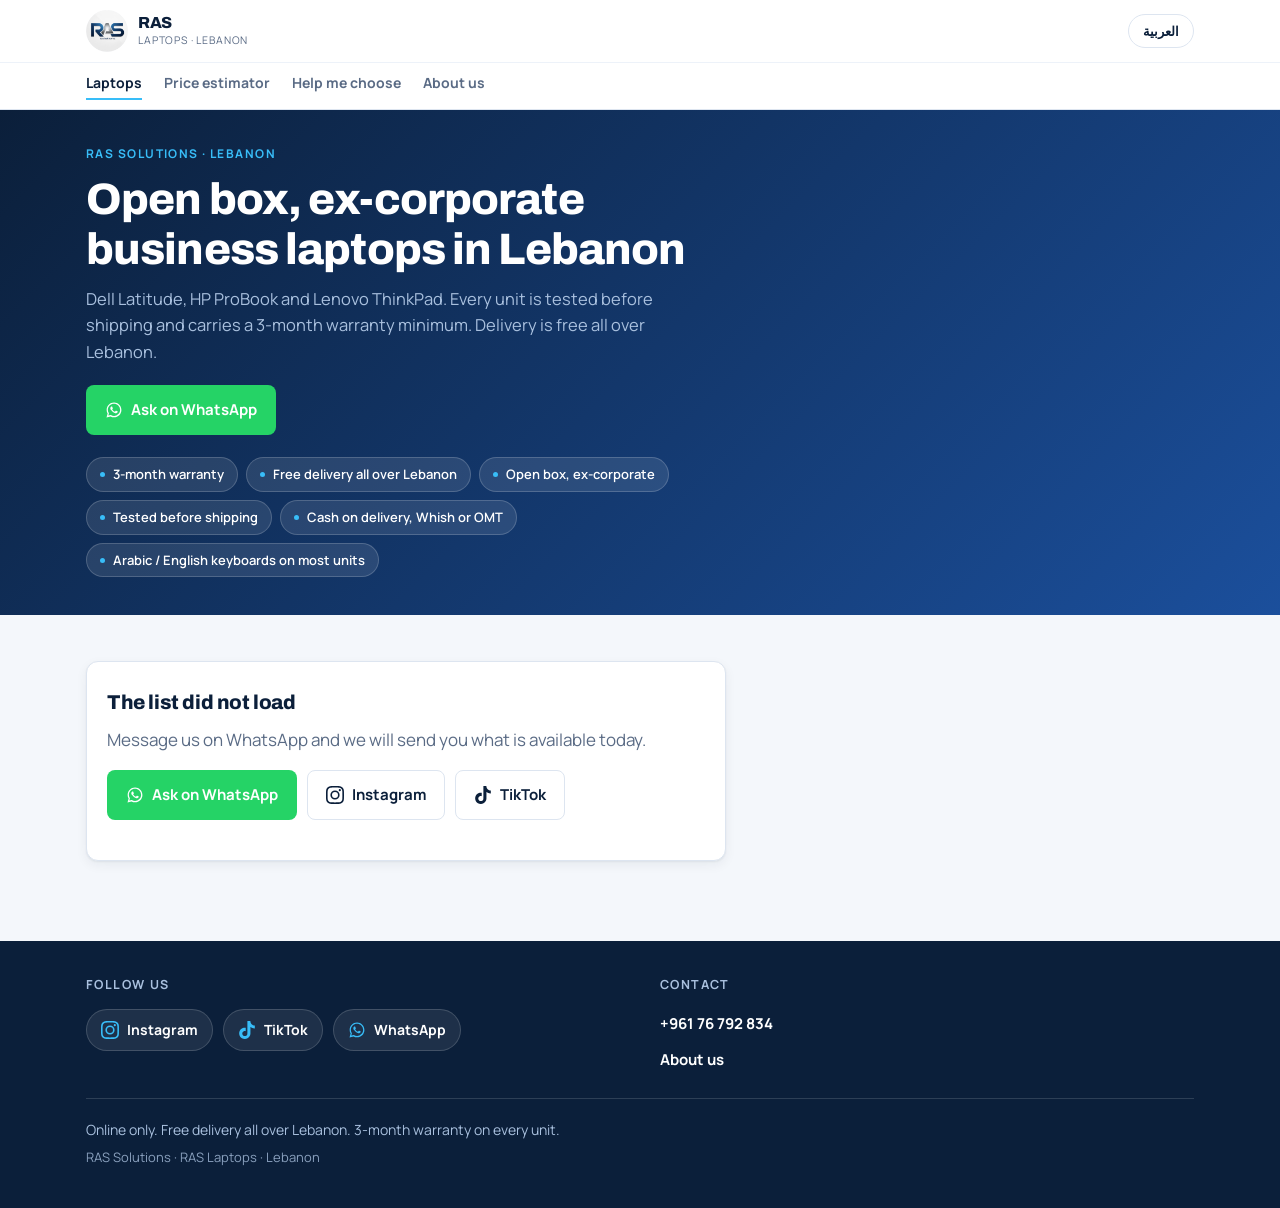
<file: index.html>
<!DOCTYPE html>
<html lang="en" dir="ltr">
<head>
<meta charset="utf-8">
<meta name="viewport" content="width=device-width, initial-scale=1">

<title>RAS Solutions — open box, ex-corporate business laptops in Lebanon</title>
<meta name="description" content="Open box, ex-corporate Dell Latitude, HP ProBook and Lenovo ThinkPad laptops in Lebanon. 3-month warranty, free delivery all over Lebanon, cash on delivery or Whish / OMT. You inspect the laptop with the driver before you pay.">

<link rel="canonical" href="https://raslaptops.com/">
<meta name="theme-color" content="#0B1F3A">
<link rel="icon" href="images/favicon.png" type="image/png">
<link rel="apple-touch-icon" href="images/logo.png">

<!-- Open Graph / Twitter: links to this shop get pasted into WhatsApp all day. -->
<meta property="og:type" content="website">
<meta property="og:site_name" content="RAS Solutions">
<meta property="og:locale" content="en_US">
<meta property="og:locale:alternate" content="ar_LB">
<meta property="og:url" content="https://raslaptops.com/">
<meta property="og:title" content="RAS Solutions — open box, ex-corporate business laptops in Lebanon">
<meta property="og:description" content="Dell Latitude, HP ProBook and Lenovo ThinkPad. 3-month warranty, free delivery all over Lebanon, cash on delivery or Whish / OMT.">
<meta property="og:image" content="https://raslaptops.com/images/og-cover.png">
<meta property="og:image:width" content="1200">
<meta property="og:image:height" content="630">
<meta property="og:image:alt" content="RAS Solutions — open box, ex-corporate business laptops in Lebanon">
<meta name="twitter:card" content="summary_large_image">
<meta name="twitter:title" content="RAS Solutions — open box, ex-corporate business laptops in Lebanon">
<meta name="twitter:description" content="Dell Latitude, HP ProBook and Lenovo ThinkPad. 3-month warranty, free delivery all over Lebanon, cash on delivery or Whish / OMT.">
<meta name="twitter:image" content="https://raslaptops.com/images/og-cover.png">

<link rel="preconnect" href="https://fonts.googleapis.com">
<link rel="preconnect" href="https://fonts.gstatic.com" crossorigin>
<link rel="stylesheet" href="https://fonts.googleapis.com/css2?family=Archivo:wght@700;800&family=Manrope:wght@400;500;600;700;800&family=Noto+Sans+Arabic:wght@400;500;700;800&display=swap">

<link rel="stylesheet" href="style.css">
</head>
<body>

<a class="skip" href="#catalog">Skip to the laptops</a>

<header class="site-header">
  <div class="wrap header-row">

    <a class="brand" href="index.html" data-brand>
      <span class="brand-mark" aria-hidden="true">RAS</span>
      <span class="brand-text">
        <strong>RAS Solutions</strong>
        <small>Laptops · Lebanon</small>
      </span>
    </a>

    <div class="header-actions">
      <button type="button" class="lang-btn" data-lang-toggle
              data-i18n="toggleLabel" data-i18n-aria="toggleAria"
              aria-label="Switch the site to Arabic">العربية</button>
    </div>
  </div>

  <nav class="site-nav" aria-label="Main">
    <div class="wrap nav-row">
      <a href="index.html" class="is-current" data-i18n="navProducts">Laptops</a>
      <a href="estimate.html" data-i18n="navEstimate">Price estimator</a>
      <a href="choose.html" data-i18n="navChoose">Help me choose</a>
      <a href="about.html" data-i18n="navAbout">About us</a>
    </div>
  </nav>
</header>

<section class="hero">
  <div class="wrap">
   <div class="hero-inner">
    <p class="hero-eyebrow" data-i18n="heroEyebrow">RAS Solutions · Lebanon</p>
    <h1 data-i18n="heroTitle">Open box, ex-corporate business laptops in Lebanon</h1>
    <p class="hero-text" data-i18n="heroText">Dell Latitude, HP ProBook and Lenovo ThinkPad. Every unit is tested before shipping and carries a 3-month warranty. Delivery is free all over Lebanon, and you inspect the laptop with the driver before you pay.</p>

    <p class="hero-actions">
      <a class="btn btn-wa" data-wa-general target="_blank" rel="noopener"
         href="https://wa.me/96176792834?text=Hi%2C%20I%27d%20like%20to%20see%20the%20laptops%20you%20have%20available">
        <svg class="icon" viewBox="0 0 24 24" aria-hidden="true" focusable="false"><path fill="currentColor" d="M12.04 2C6.6 2 2.2 6.4 2.2 11.84c0 1.74.46 3.44 1.32 4.94L2 22l5.34-1.4a9.8 9.8 0 0 0 4.7 1.2h.01c5.43 0 9.84-4.4 9.84-9.84S17.47 2 12.04 2Zm0 17.96h-.01a8.2 8.2 0 0 1-4.16-1.14l-.3-.18-3.17.83.85-3.09-.2-.32a8.13 8.13 0 0 1-1.25-4.34c0-4.5 3.67-8.16 8.18-8.16 2.18 0 4.23.85 5.78 2.4a8.1 8.1 0 0 1 2.39 5.77c0 4.5-3.67 8.23-8.11 8.23Zm4.49-6.16c-.25-.13-1.45-.72-1.68-.8-.22-.08-.39-.12-.55.13-.16.24-.63.79-.77.95-.14.16-.28.19-.53.06-.24-.12-1.03-.38-1.97-1.21-.73-.65-1.22-1.45-1.36-1.7-.14-.24-.02-.37.11-.5.11-.11.25-.28.37-.43.12-.14.16-.24.25-.4.08-.17.04-.31-.02-.44-.06-.12-.55-1.33-.76-1.81-.2-.48-.4-.42-.55-.42l-.47-.01c-.16 0-.43.06-.65.31-.22.24-.85.83-.85 2.03s.87 2.35.99 2.51c.12.16 1.71 2.6 4.14 3.65.58.25 1.03.4 1.38.51.58.19 1.11.16 1.53.1.47-.07 1.45-.59 1.65-1.17.2-.57.2-1.06.14-1.16-.06-.1-.22-.16-.47-.29Z"/></svg>
        <span data-i18n="heroCta">Ask on WhatsApp</span>
      </a>
    </p>

    <ul class="trust" data-trust-list>
      <li>3-month warranty</li>
      <li>Free delivery all over Lebanon</li>
      <li>Open box, ex-corporate</li>
      <li>Tested before shipping</li>
      <li>Cash on delivery, Whish or OMT</li>
      <li>You inspect it with the driver before you pay</li>
      <li>Arabic / English keyboards on most units</li>
    </ul>
   </div>
  </div>
</section>

<main>
  <div class="wrap">

    <!-- deals: the Instagram carousels, from the deals tab of the sheet -->
    <section class="deals-section" id="deals" hidden>
      <h2 class="deals-heading" data-i18n="dealsHeading">This week</h2>
      <div class="deals" id="deals-list"></div>
    </section>

    <!-- category chips, written from whichever categories are in the sheet -->
    <nav class="filters" id="filters" data-i18n-aria="filterAria"
         aria-label="Filter by category" hidden></nav>

    <!-- the products themselves are written here from the Google Sheet -->
    <div id="catalog" aria-live="polite">
      <noscript>
        <section class="notice">
          <h2>The live list needs JavaScript</h2>
          <p>Message us on WhatsApp and we will send you what is available today.</p>
          <p class="notice-actions">
            <a class="btn btn-wa" href="https://wa.me/96176792834" target="_blank" rel="noopener">WhatsApp +961 76 792 834</a>
            <a class="btn btn-ghost" href="https://www.instagram.com/lb_ras/" target="_blank" rel="noopener">Instagram @lb_ras</a>
          </p>
        </section>
      </noscript>
    </div>

  </div>
</main>

<footer class="site-footer">
  <div class="wrap">
    <div class="footer-cols">

      <div>
        <h2 data-i18n="followHeading">Follow us</h2>
        <div class="social-row" data-social></div>
      </div>

      <div>
        <h2 data-i18n="contactHeading">Contact</h2>
        <ul class="footer-links">
          <li><a data-wa-general target="_blank" rel="noopener"
                 href="https://wa.me/96176792834?text=Hi%2C%20I%27d%20like%20to%20see%20the%20laptops%20you%20have%20available"><span data-phone>+961 76 792 834</span></a></li>
          <li><a href="about.html" data-i18n="navAbout">About us</a></li>
        </ul>
      </div>

    </div>

    <p class="footer-note" data-i18n="footerNote">Online only. Free delivery all over Lebanon. 3-month warranty on every unit.</p>
    <p class="footer-legal">RAS Solutions · RAS Laptops · Lebanon</p>
  </div>
</footer>

<!-- sticky call to action, phones only -->
<div class="sticky-cta">
  <a class="btn btn-wa" data-wa-general target="_blank" rel="noopener"
     href="https://wa.me/96176792834?text=Hi%2C%20I%27d%20like%20to%20see%20the%20laptops%20you%20have%20available">
    <svg class="icon" viewBox="0 0 24 24" aria-hidden="true" focusable="false"><path fill="currentColor" d="M12.04 2C6.6 2 2.2 6.4 2.2 11.84c0 1.74.46 3.44 1.32 4.94L2 22l5.34-1.4a9.8 9.8 0 0 0 4.7 1.2h.01c5.43 0 9.84-4.4 9.84-9.84S17.47 2 12.04 2Zm0 17.96h-.01a8.2 8.2 0 0 1-4.16-1.14l-.3-.18-3.17.83.85-3.09-.2-.32a8.13 8.13 0 0 1-1.25-4.34c0-4.5 3.67-8.16 8.18-8.16 2.18 0 4.23.85 5.78 2.4a8.1 8.1 0 0 1 2.39 5.77c0 4.5-3.67 8.23-8.11 8.23Zm4.49-6.16c-.25-.13-1.45-.72-1.68-.8-.22-.08-.39-.12-.55.13-.16.24-.63.79-.77.95-.14.16-.28.19-.53.06-.24-.12-1.03-.38-1.97-1.21-.73-.65-1.22-1.45-1.36-1.7-.14-.24-.02-.37.11-.5.11-.11.25-.28.37-.43.12-.14.16-.24.25-.4.08-.17.04-.31-.02-.44-.06-.12-.55-1.33-.76-1.81-.2-.48-.4-.42-.55-.42l-.47-.01c-.16 0-.43.06-.65.31-.22.24-.85.83-.85 2.03s.87 2.35.99 2.51c.12.16 1.71 2.6 4.14 3.65.58.25 1.03.4 1.38.51.58.19 1.11.16 1.53.1.47-.07 1.45-.59 1.65-1.17.2-.57.2-1.06.14-1.16-.06-.1-.22-.16-.47-.29Z"/></svg>
    <span data-i18n="askOnWhatsapp">Ask on WhatsApp</span>
  </a>
</div>

<script src="app.js" defer></script>
</body>
</html>
</file>
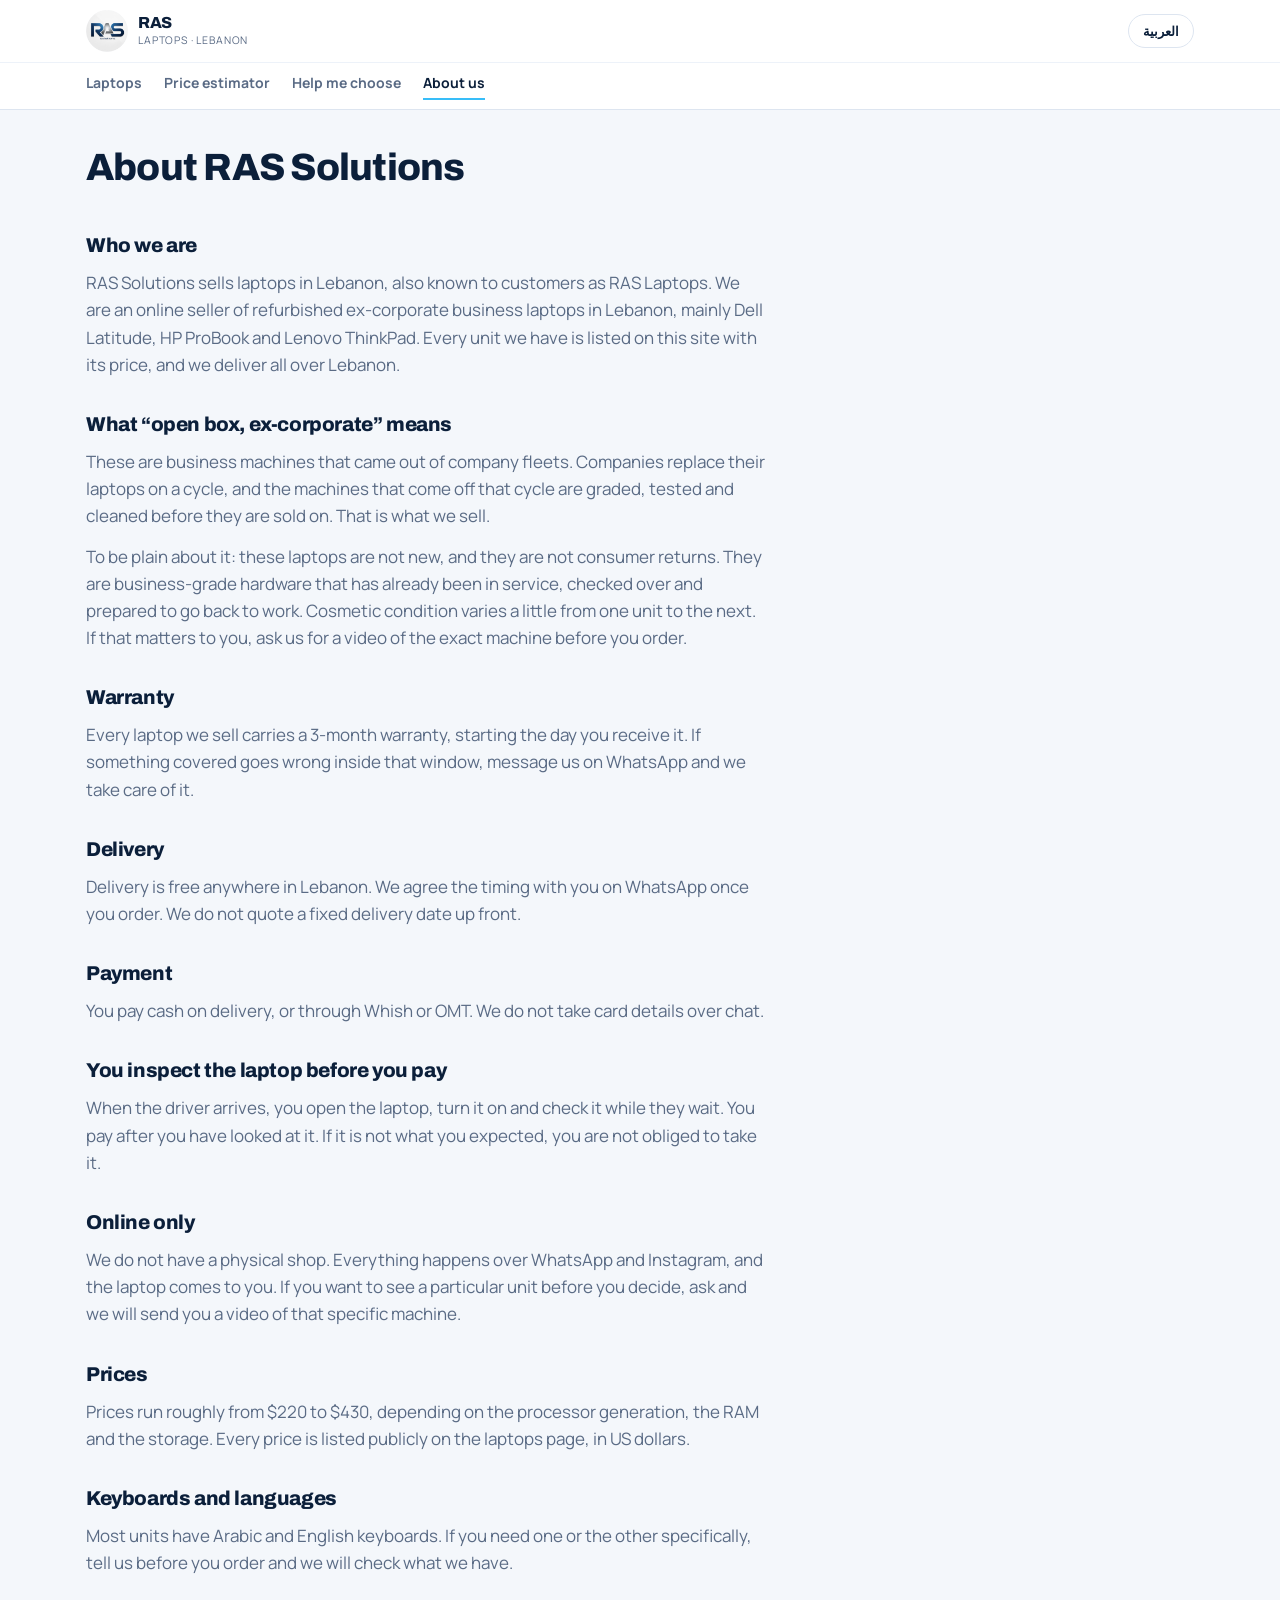
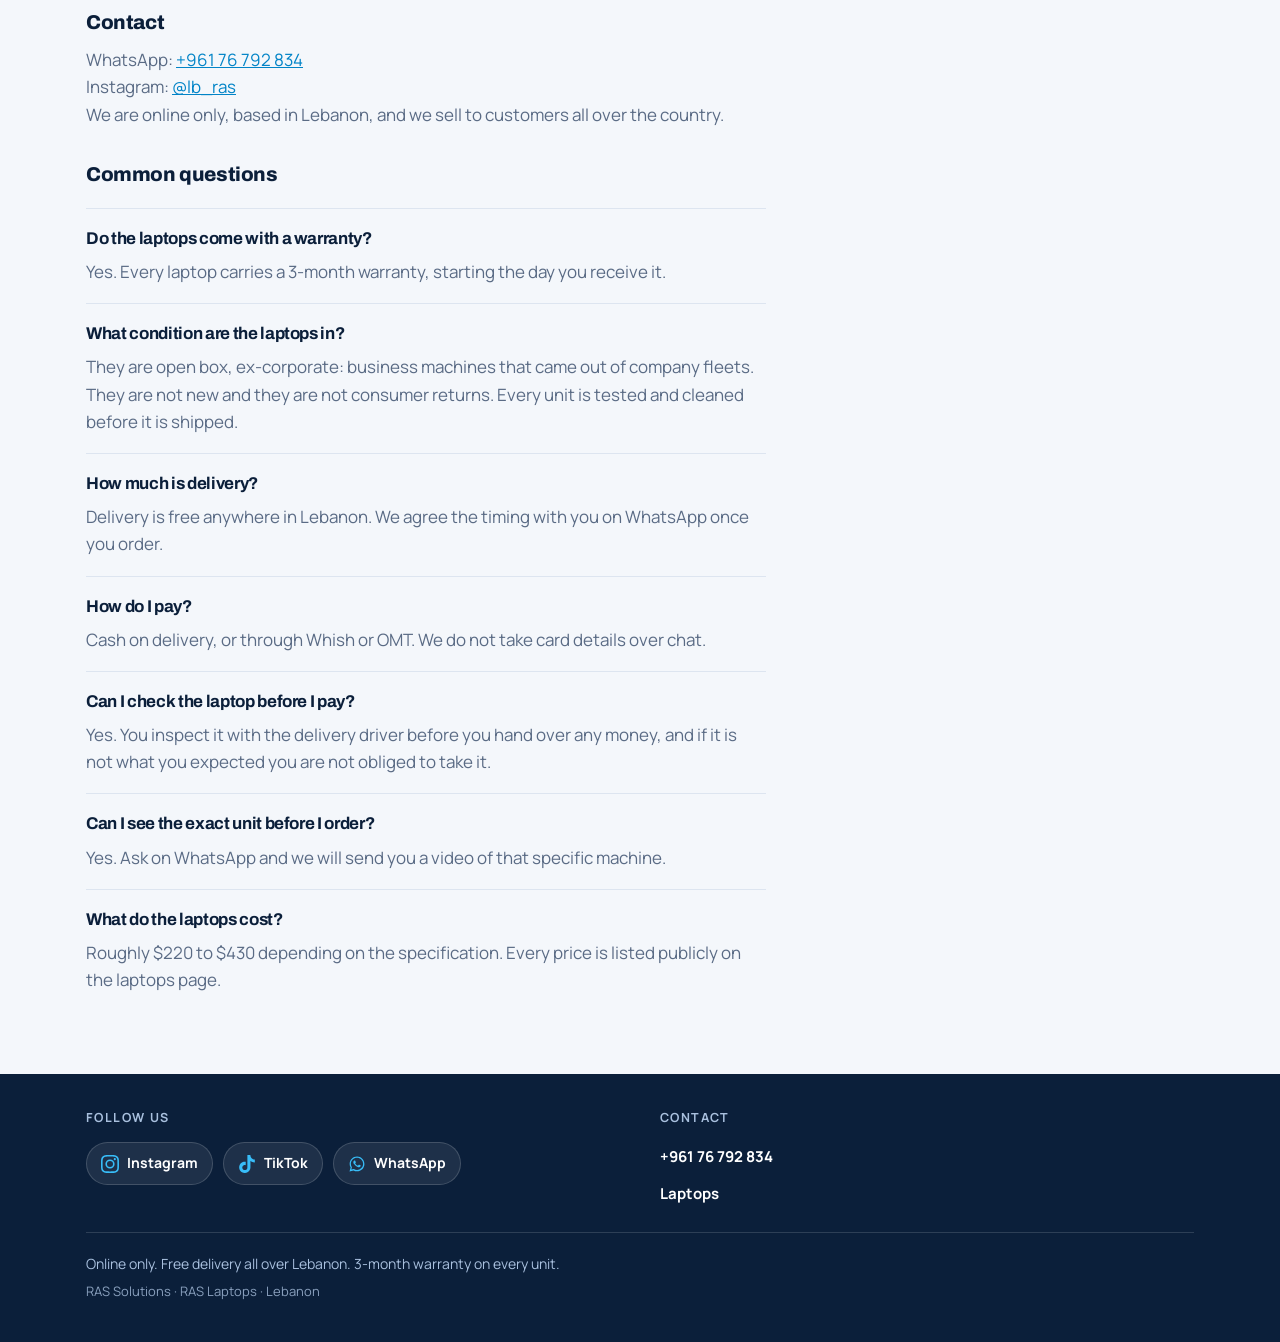
<file: about.html>
<!DOCTYPE html>
<html lang="en" dir="ltr">
<head>
<meta charset="utf-8">
<meta name="viewport" content="width=device-width, initial-scale=1">

<title>About RAS Solutions — who we are, warranty, delivery and payment</title>
<meta name="description" content="RAS Solutions is an online seller of open box, ex-corporate business laptops in Lebanon — Dell Latitude, HP ProBook, Lenovo ThinkPad. 3-month warranty, free delivery all over Lebanon, cash on delivery or Whish / OMT, and you inspect the laptop with the driver before you pay.">

<link rel="canonical" href="https://raslaptops.com/about">
<meta name="theme-color" content="#0B1F3A">
<link rel="icon" href="images/favicon.png" type="image/png">
<link rel="apple-touch-icon" href="images/logo.png">

<meta property="og:type" content="article">
<meta property="og:site_name" content="RAS Solutions">
<meta property="og:locale" content="en_US">
<meta property="og:locale:alternate" content="ar_LB">
<meta property="og:url" content="https://raslaptops.com/about">
<meta property="og:title" content="About RAS Solutions — who we are, warranty, delivery and payment">
<meta property="og:description" content="Online seller of open box, ex-corporate business laptops in Lebanon. 3-month warranty, free delivery, cash on delivery or Whish / OMT, and you inspect the laptop before you pay.">
<meta property="og:image" content="https://raslaptops.com/images/og-cover.png">
<meta property="og:image:width" content="1200">
<meta property="og:image:height" content="630">
<meta name="twitter:card" content="summary_large_image">
<meta name="twitter:title" content="About RAS Solutions — who we are, warranty, delivery and payment">
<meta name="twitter:description" content="Online seller of open box, ex-corporate business laptops in Lebanon. 3-month warranty, free delivery, cash on delivery or Whish / OMT.">
<meta name="twitter:image" content="https://raslaptops.com/images/og-cover.png">

<link rel="preconnect" href="https://fonts.googleapis.com">
<link rel="preconnect" href="https://fonts.gstatic.com" crossorigin>
<link rel="stylesheet" href="https://fonts.googleapis.com/css2?family=Archivo:wght@700;800&family=Manrope:wght@400;500;600;700;800&family=Noto+Sans+Arabic:wght@400;500;700;800&display=swap">

<link rel="stylesheet" href="style.css">
</head>
<body>

<a class="skip" href="#main">Skip to the text</a>

<header class="site-header">
  <div class="wrap header-row">

    <a class="brand" href="index.html" data-brand>
      <span class="brand-mark" aria-hidden="true">RAS</span>
      <span class="brand-text">
        <strong>RAS Solutions</strong>
        <small>Laptops · Lebanon</small>
      </span>
    </a>

    <div class="header-actions">
      <button type="button" class="lang-btn" data-lang-toggle
              data-i18n="toggleLabel" data-i18n-aria="toggleAria"
              aria-label="Switch the site to Arabic">العربية</button>

    </div>
  </div>

  <nav class="site-nav" aria-label="Main">
    <div class="wrap nav-row">
      <a href="index.html" data-i18n="navProducts">Laptops</a>
      <a href="estimate.html" data-i18n="navEstimate">Price estimator</a>
      <a href="choose.html" data-i18n="navChoose">Help me choose</a>
      <a href="about.html" class="is-current" data-i18n="navAbout">About us</a>
    </div>
  </nav>
</header>

<main class="wrap" id="main">

  <h1 class="page-title" data-i18n="aboutTitle">About RAS Solutions</h1>

  <!-- ===================== ENGLISH ===================== -->
  <article class="prose" data-lang-block="en" lang="en" dir="ltr">

    <h2>Who we are</h2>
    <p>RAS Solutions sells laptops in Lebanon, also known to customers as RAS Laptops. We are an online seller of refurbished ex-corporate business laptops in Lebanon, mainly Dell Latitude, HP ProBook and Lenovo ThinkPad. Every unit we have is listed on this site with its price, and we deliver all over Lebanon.</p>

    <h2>What &ldquo;open box, ex-corporate&rdquo; means</h2>
    <p>These are business machines that came out of company fleets. Companies replace their laptops on a cycle, and the machines that come off that cycle are graded, tested and cleaned before they are sold on. That is what we sell.</p>
    <p>To be plain about it: these laptops are not new, and they are not consumer returns. They are business-grade hardware that has already been in service, checked over and prepared to go back to work. Cosmetic condition varies a little from one unit to the next. If that matters to you, ask us for a video of the exact machine before you order.</p>

    <h2>Warranty</h2>
    <p>Every laptop we sell carries a 3-month warranty, starting the day you receive it. If something covered goes wrong inside that window, message us on WhatsApp and we take care of it.</p>

    <h2>Delivery</h2>
    <p>Delivery is free anywhere in Lebanon. We agree the timing with you on WhatsApp once you order. We do not quote a fixed delivery date up front.</p>

    <h2>Payment</h2>
    <p>You pay cash on delivery, or through Whish or OMT. We do not take card details over chat.</p>

    <h2>You inspect the laptop before you pay</h2>
    <p>When the driver arrives, you open the laptop, turn it on and check it while they wait. You pay after you have looked at it. If it is not what you expected, you are not obliged to take it.</p>

    <h2>Online only</h2>
    <p>We do not have a physical shop. Everything happens over WhatsApp and Instagram, and the laptop comes to you. If you want to see a particular unit before you decide, ask and we will send you a video of that specific machine.</p>

    <h2>Prices</h2>
    <p>Prices run roughly from $220 to $430, depending on the processor generation, the RAM and the storage. Every price is listed publicly on the laptops page, in US dollars.</p>

    <h2>Keyboards and languages</h2>
    <p>Most units have Arabic and English keyboards. If you need one or the other specifically, tell us before you order and we will check what we have.</p>

    <h2>Contact</h2>
    <p>WhatsApp: <a href="https://wa.me/96176792834" target="_blank" rel="noopener">+961 76 792 834</a><br>
       Instagram: <a href="https://www.instagram.com/lb_ras/" target="_blank" rel="noopener">@lb_ras</a><br>
       We are online only, based in Lebanon, and we sell to customers all over the country.</p>

    <h2 id="faq">Common questions</h2>
    <div id="faq-en">

      <div class="faq-item">
        <h3 class="faq-q">Do the laptops come with a warranty?</h3>
        <p class="faq-a">Yes. Every laptop carries a 3-month warranty, starting the day you receive it.</p>
      </div>

      <div class="faq-item">
        <h3 class="faq-q">What condition are the laptops in?</h3>
        <p class="faq-a">They are open box, ex-corporate: business machines that came out of company fleets. They are not new and they are not consumer returns. Every unit is tested and cleaned before it is shipped.</p>
      </div>

      <div class="faq-item">
        <h3 class="faq-q">How much is delivery?</h3>
        <p class="faq-a">Delivery is free anywhere in Lebanon. We agree the timing with you on WhatsApp once you order.</p>
      </div>

      <div class="faq-item">
        <h3 class="faq-q">How do I pay?</h3>
        <p class="faq-a">Cash on delivery, or through Whish or OMT. We do not take card details over chat.</p>
      </div>

      <div class="faq-item">
        <h3 class="faq-q">Can I check the laptop before I pay?</h3>
        <p class="faq-a">Yes. You inspect it with the delivery driver before you hand over any money, and if it is not what you expected you are not obliged to take it.</p>
      </div>

      <div class="faq-item">
        <h3 class="faq-q">Can I see the exact unit before I order?</h3>
        <p class="faq-a">Yes. Ask on WhatsApp and we will send you a video of that specific machine.</p>
      </div>

      <div class="faq-item">
        <h3 class="faq-q">What do the laptops cost?</h3>
        <p class="faq-a">Roughly $220 to $430 depending on the specification. Every price is listed publicly on the laptops page.</p>
      </div>

    </div>
  </article>

  <!-- ===================== ARABIC (Lebanese) ===================== -->
  <article class="prose" data-lang-block="ar" lang="ar" dir="rtl" hidden>

    <h2>مين نحنا</h2>
    <p>RAS Solutions منبيع لابتوبات بلبنان، وناس كتير بتعرفنا بـ RAS Laptops. نحنا منبيع أونلاين لابتوبات أوبن بوكس جايي من شركات، بلبنان، وأغلبها Dell Latitude و HP ProBook و Lenovo ThinkPad. كل جهاز عنا منزّلينه عالموقع مع سعره، ومنوصّل لكل لبنان.</p>

    <h2>شو يعني «أوبن بوكس، جايي من شركات»</h2>
    <p>هيدي أجهزة شغل كانت بأساطيل شركات وطلعت من الخدمة لما الشركة بدّلت أجهزتها. الأجهزة اللي بتطلع من هالدورة بتنفحص وبتنضّف قبل ما تنباع مرة تانية. هيدا اللي منبيعه.</p>
    <p>ولنكون واضحين: هيدي اللابتوبات مش جديدة، ومش مرجّعات زباين. هيي أجهزة درجة شركات اشتغلت قبل، وانفحصت وانحضّرت ترجع تشتغل. الشكل الخارجي بيفرق شوي من جهاز لجهاز. إذا هيدا الشي بيفرق معك، اطلب منّا فيديو للجهاز بالذات قبل ما تطلب.</p>

    <h2>الكفالة</h2>
    <p>كل لابتوب منبيعه عليه كفالة 3 شهور، بتبلّش من نهار ما بتستلمه. إذا صار شي مشمول بالكفالة خلال هالفترة، راسلنا عالواتساب ومنتدبّرها.</p>

    <h2>التوصيل</h2>
    <p>التوصيل مجاني لكل لبنان. منتّفق معك عالوقت عالواتساب بعد ما تطلب. ما منحدّد تاريخ توصيل ثابت من الأول.</p>

    <h2>الدفع</h2>
    <p>بتدفع كاش عند الاستلام، أو عن طريق Whish أو OMT. ما مناخد معلومات كرت عالشات.</p>

    <h2>بتفتّش عاللابتوب قبل ما تدفع</h2>
    <p>لما يوصل الدرايفر، بتفتح اللابتوب، بتشغّله وبتفتّش عليه وهوّي مستني. بتدفع بعد ما تشوفه. وإذا مش متل ما توقّعت، مش مجبور تاخدو.</p>

    <h2>أونلاين بس</h2>
    <p>ما عنا محل. كل شي بيصير عالواتساب وإنستغرام، واللابتوب بيوصلك لعندك. إذا بدك تشوف جهاز معيّن قبل ما تقرّر، اطلب ومنبعتلك فيديو لهيدا الجهاز بالذات.</p>

    <h2>الأسعار</h2>
    <p>الأسعار بتتراوح تقريباً بين $220 و $430، حسب جيل المعالج والرام والستوريج. كل سعر منشور عالموقع بصفحة اللابتوبات، بالدولار الأميركي.</p>

    <h2>الكيبورد واللغات</h2>
    <p>أغلب الأجهزة كيبوردها عربي وإنكليزي. إذا بدك وحدة منهن بالذات، قللنا قبل ما تطلب ومنشوف شو في عنا.</p>

    <h2>للتواصل</h2>
    <p>واتساب: <a href="https://wa.me/96176792834" target="_blank" rel="noopener" dir="ltr">+961 76 792 834</a><br>
       إنستغرام: <a href="https://www.instagram.com/lb_ras/" target="_blank" rel="noopener">@lb_ras</a><br>
       نحنا أونلاين بس، بلبنان، ومنبيع لكل المناطق.</p>

    <h2>أسئلة بتنسأل كتير</h2>
    <div>

      <div class="faq-item">
        <h3 class="faq-q">في كفالة عاللابتوبات؟</h3>
        <p class="faq-a">إي. كل لابتوب عليه كفالة 3 شهور من نهار ما بتستلمه.</p>
      </div>

      <div class="faq-item">
        <h3 class="faq-q">شو وضع اللابتوبات؟</h3>
        <p class="faq-a">أوبن بوكس، جايي من شركات: أجهزة شغل طلعت من أساطيل شركات. مش جديدة ومش مرجّعات زباين. كل جهاز منجرّبه ومننضّفه قبل ما نشحنه.</p>
      </div>

      <div class="faq-item">
        <h3 class="faq-q">قديش التوصيل؟</h3>
        <p class="faq-a">التوصيل مجاني لكل لبنان. منتّفق معك عالوقت عالواتساب لما تطلب.</p>
      </div>

      <div class="faq-item">
        <h3 class="faq-q">كيف بدفع؟</h3>
        <p class="faq-a">كاش عند الاستلام، أو Whish أو OMT. ما مناخد معلومات كرت عالشات.</p>
      </div>

      <div class="faq-item">
        <h3 class="faq-q">فيني فتّش عاللابتوب قبل ما ادفع؟</h3>
        <p class="faq-a">إي. بتفتّش عليه مع الدرايفر قبل ما تدفع، وإذا مش متل ما توقّعت مش مجبور تاخدو.</p>
      </div>

      <div class="faq-item">
        <h3 class="faq-q">فيني شوف الجهاز بالذات قبل ما اطلب؟</h3>
        <p class="faq-a">إي. اطلب عالواتساب ومنبعتلك فيديو لهيدا الجهاز.</p>
      </div>

      <div class="faq-item">
        <h3 class="faq-q">قديش الأسعار؟</h3>
        <p class="faq-a">تقريباً بين $220 و $430 حسب المواصفات، وكل سعر منشور عالموقع.</p>
      </div>

    </div>
  </article>

</main>

<footer class="site-footer">
  <div class="wrap">
    <div class="footer-cols">

      <div>
        <h2 data-i18n="followHeading">Follow us</h2>
        <div class="social-row" data-social></div>
      </div>

      <div>
        <h2 data-i18n="contactHeading">Contact</h2>
        <ul class="footer-links">
          <li><a data-wa-general target="_blank" rel="noopener"
                 href="https://wa.me/96176792834?text=Hi%2C%20I%27d%20like%20to%20see%20the%20laptops%20you%20have%20available"><span data-phone>+961 76 792 834</span></a></li>
          <li><a href="index.html" data-i18n="navProducts">Laptops</a></li>
        </ul>
      </div>

    </div>

    <p class="footer-note" data-i18n="footerNote">Online only. Free delivery all over Lebanon. 3-month warranty on every unit.</p>
    <p class="footer-legal">RAS Solutions · RAS Laptops · Lebanon</p>
  </div>
</footer>

<!-- sticky call to action, phones only -->
<div class="sticky-cta">
  <a class="btn btn-wa" data-wa-general target="_blank" rel="noopener" href="https://wa.me/96176792834?text=Hi%2C%20I%27d%20like%20to%20see%20the%20laptops%20you%20have%20available">
    <svg class="icon" viewBox="0 0 24 24" aria-hidden="true" focusable="false"><path fill="currentColor" d="M12.04 2C6.6 2 2.2 6.4 2.2 11.84c0 1.74.46 3.44 1.32 4.94L2 22l5.34-1.4a9.8 9.8 0 0 0 4.7 1.2h.01c5.43 0 9.84-4.4 9.84-9.84S17.47 2 12.04 2Zm0 17.96h-.01a8.2 8.2 0 0 1-4.16-1.14l-.3-.18-3.17.83.85-3.09-.2-.32a8.13 8.13 0 0 1-1.25-4.34c0-4.5 3.67-8.16 8.18-8.16 2.18 0 4.23.85 5.78 2.4a8.1 8.1 0 0 1 2.39 5.77c0 4.5-3.67 8.23-8.11 8.23Zm4.49-6.16c-.25-.13-1.45-.72-1.68-.8-.22-.08-.39-.12-.55.13-.16.24-.63.79-.77.95-.14.16-.28.19-.53.06-.24-.12-1.03-.38-1.97-1.21-.73-.65-1.22-1.45-1.36-1.7-.14-.24-.02-.37.11-.5.11-.11.25-.28.37-.43.12-.14.16-.24.25-.4.08-.17.04-.31-.02-.44-.06-.12-.55-1.33-.76-1.81-.2-.48-.4-.42-.55-.42l-.47-.01c-.16 0-.43.06-.65.31-.22.24-.85.83-.85 2.03s.87 2.35.99 2.51c.12.16 1.71 2.6 4.14 3.65.58.25 1.03.4 1.38.51.58.19 1.11.16 1.53.1.47-.07 1.45-.59 1.65-1.17.2-.57.2-1.06.14-1.16-.06-.1-.22-.16-.47-.29Z"/></svg>
    <span data-i18n="askOnWhatsapp">Ask on WhatsApp</span>
  </a>
</div>

<script src="app.js" defer></script>
</body>
</html>
</file>
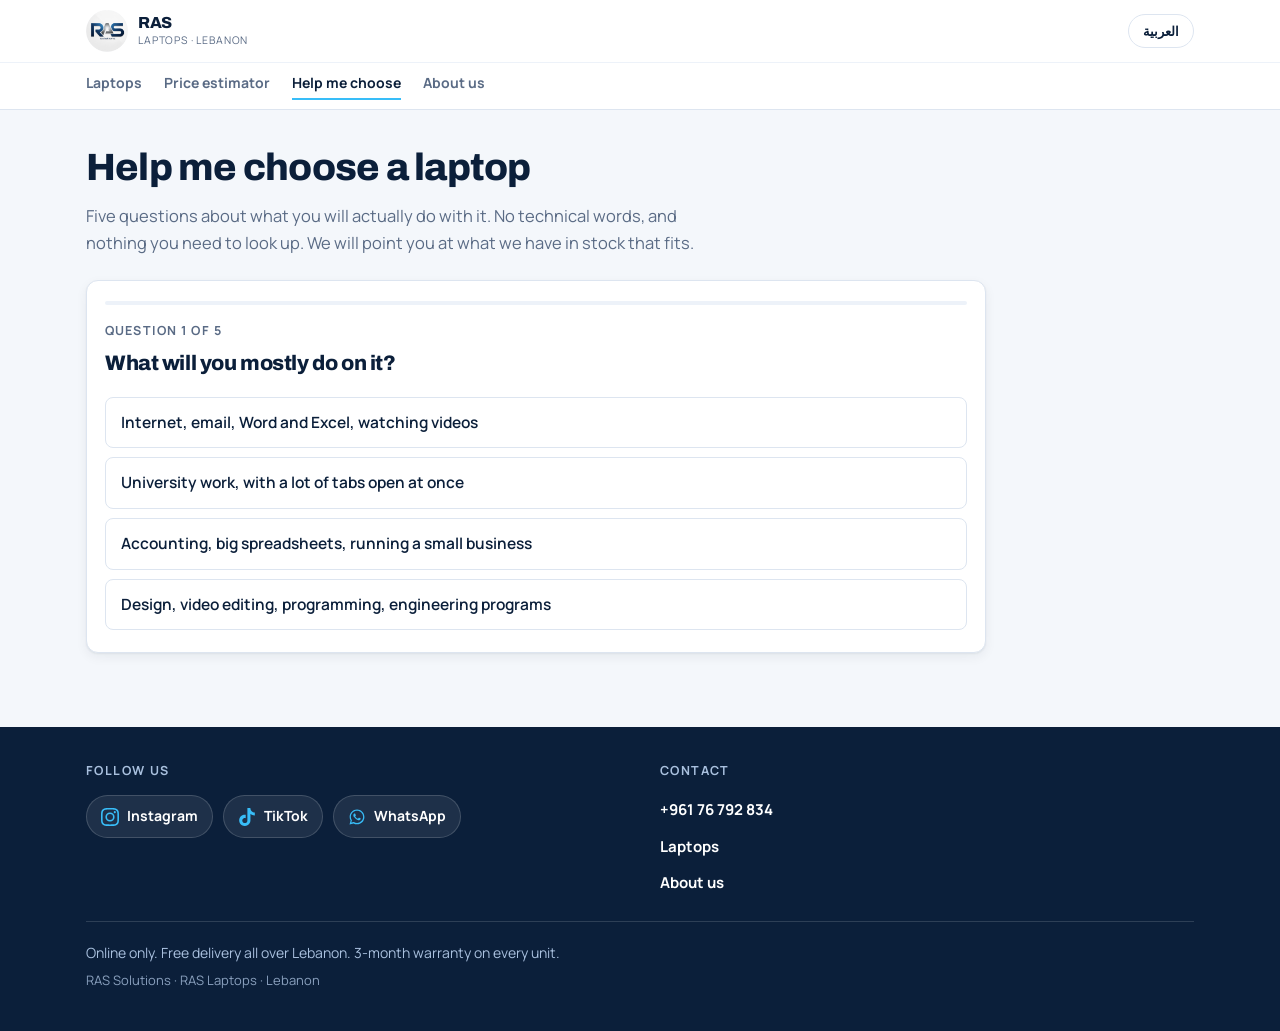
<file: choose.html>
<!DOCTYPE html>
<html lang="en" dir="ltr">
<head>
<meta charset="utf-8">
<meta name="viewport" content="width=device-width, initial-scale=1">

<title>Help me choose a laptop — RAS Solutions Lebanon</title>
<meta name="description" content="Not sure which laptop to buy? Answer five plain questions about what you will actually use it for and we will suggest the laptops we have in stock in Lebanon that fit. No technical knowledge needed.">

<link rel="canonical" href="https://raslaptops.com/choose">
<meta name="theme-color" content="#0B1F3A">
<link rel="icon" href="images/favicon.png" type="image/png">
<link rel="apple-touch-icon" href="images/logo.png">

<meta property="og:type" content="website">
<meta property="og:site_name" content="RAS Solutions">
<meta property="og:locale" content="en_US">
<meta property="og:locale:alternate" content="ar_LB">
<meta property="og:url" content="https://raslaptops.com/choose">
<meta property="og:title" content="Help me choose a laptop">
<meta property="og:description" content="Answer five plain questions about what you will use it for and we will suggest what fits, from what is in stock in Lebanon.">
<meta property="og:image" content="https://raslaptops.com/images/og-cover.png">
<meta property="og:image:width" content="1200">
<meta property="og:image:height" content="630">
<meta name="twitter:card" content="summary_large_image">
<meta name="twitter:title" content="Help me choose a laptop">
<meta name="twitter:description" content="Answer five plain questions about what you will use it for and we will suggest what fits, from what is in stock in Lebanon.">
<meta name="twitter:image" content="https://raslaptops.com/images/og-cover.png">

<link rel="preconnect" href="https://fonts.googleapis.com">
<link rel="preconnect" href="https://fonts.gstatic.com" crossorigin>
<link rel="stylesheet" href="https://fonts.googleapis.com/css2?family=Archivo:wght@700;800&family=Manrope:wght@400;500;600;700;800&family=Noto+Sans+Arabic:wght@400;500;700;800&display=swap">

<link rel="stylesheet" href="style.css">
</head>
<body>

<a class="skip" href="#chooser">Skip to the questions</a>

<header class="site-header">
  <div class="wrap header-row">

    <a class="brand" href="index.html" data-brand>
      <span class="brand-mark" aria-hidden="true">RAS</span>
      <span class="brand-text">
        <strong>RAS Solutions</strong>
        <small>Laptops · Lebanon</small>
      </span>
    </a>

    <div class="header-actions">
      <button type="button" class="lang-btn" data-lang-toggle
              data-i18n="toggleLabel" data-i18n-aria="toggleAria"
              aria-label="Switch the site to Arabic">العربية</button>
    </div>
  </div>

  <nav class="site-nav" aria-label="Main">
    <div class="wrap nav-row">
      <a href="index.html" data-i18n="navProducts">Laptops</a>
      <a href="estimate.html" data-i18n="navEstimate">Price estimator</a>
      <a href="choose.html" class="is-current" data-i18n="navChoose">Help me choose</a>
      <a href="about.html" data-i18n="navAbout">About us</a>
    </div>
  </nav>
</header>

<main>
  <div class="wrap">

    <h1 class="page-title" data-i18n="chooseTitle">Help me choose a laptop</h1>
    <p class="page-intro" data-i18n="chooseIntro">Five questions about what you will actually do with it. No technical words, and nothing you need to look up. We will point you at what we have in stock that fits.</p>

    <!-- the questions are written from chooser.js -->
    <div class="chooser" id="chooser" aria-live="polite"></div>

    <noscript>
      <section class="notice">
        <h2>This needs JavaScript</h2>
        <p>Tell us on WhatsApp what you will use the laptop for and what you would like to spend, and we will suggest one.</p>
        <p class="notice-actions">
          <a class="btn btn-wa" href="https://wa.me/96176792834" target="_blank" rel="noopener">WhatsApp +961 76 792 834</a>
        </p>
      </section>
    </noscript>

  </div>
</main>

<footer class="site-footer">
  <div class="wrap">
    <div class="footer-cols">

      <div>
        <h2 data-i18n="followHeading">Follow us</h2>
        <div class="social-row" data-social></div>
      </div>

      <div>
        <h2 data-i18n="contactHeading">Contact</h2>
        <ul class="footer-links">
          <li><a data-wa-general target="_blank" rel="noopener"
                 href="https://wa.me/96176792834?text=Hi%2C%20I%27d%20like%20to%20see%20the%20laptops%20you%20have%20available"><span data-phone>+961 76 792 834</span></a></li>
          <li><a href="index.html" data-i18n="navProducts">Laptops</a></li>
          <li><a href="about.html" data-i18n="navAbout">About us</a></li>
        </ul>
      </div>

    </div>

    <p class="footer-note" data-i18n="footerNote">Online only. Free delivery all over Lebanon. 3-month warranty on every unit.</p>
    <p class="footer-legal">RAS Solutions · RAS Laptops · Lebanon</p>
  </div>
</footer>

<div class="sticky-cta">
  <a class="btn btn-wa" data-wa-general target="_blank" rel="noopener"
     href="https://wa.me/96176792834?text=Hi%2C%20I%27d%20like%20to%20see%20the%20laptops%20you%20have%20available">
    <svg class="icon" viewBox="0 0 24 24" aria-hidden="true" focusable="false"><path fill="currentColor" d="M12.04 2C6.6 2 2.2 6.4 2.2 11.84c0 1.74.46 3.44 1.32 4.94L2 22l5.34-1.4a9.8 9.8 0 0 0 4.7 1.2h.01c5.43 0 9.84-4.4 9.84-9.84S17.47 2 12.04 2Zm0 17.96h-.01a8.2 8.2 0 0 1-4.16-1.14l-.3-.18-3.17.83.85-3.09-.2-.32a8.13 8.13 0 0 1-1.25-4.34c0-4.5 3.67-8.16 8.18-8.16 2.18 0 4.23.85 5.78 2.4a8.1 8.1 0 0 1 2.39 5.77c0 4.5-3.67 8.23-8.11 8.23Zm4.49-6.16c-.25-.13-1.45-.72-1.68-.8-.22-.08-.39-.12-.55.13-.16.24-.63.79-.77.95-.14.16-.28.19-.53.06-.24-.12-1.03-.38-1.97-1.21-.73-.65-1.22-1.45-1.36-1.7-.14-.24-.02-.37.11-.5.11-.11.25-.28.37-.43.12-.14.16-.24.25-.4.08-.17.04-.31-.02-.44-.06-.12-.55-1.33-.76-1.81-.2-.48-.4-.42-.55-.42l-.47-.01c-.16 0-.43.06-.65.31-.22.24-.85.83-.85 2.03s.87 2.35.99 2.51c.12.16 1.71 2.6 4.14 3.65.58.25 1.03.4 1.38.51.58.19 1.11.16 1.53.1.47-.07 1.45-.59 1.65-1.17.2-.57.2-1.06.14-1.16-.06-.1-.22-.16-.47-.29Z"/></svg>
    <span data-i18n="askOnWhatsapp">Ask on WhatsApp</span>
  </a>
</div>

<script src="chooser.js" defer></script>
<script src="app.js" defer></script>
</body>
</html>
</file>
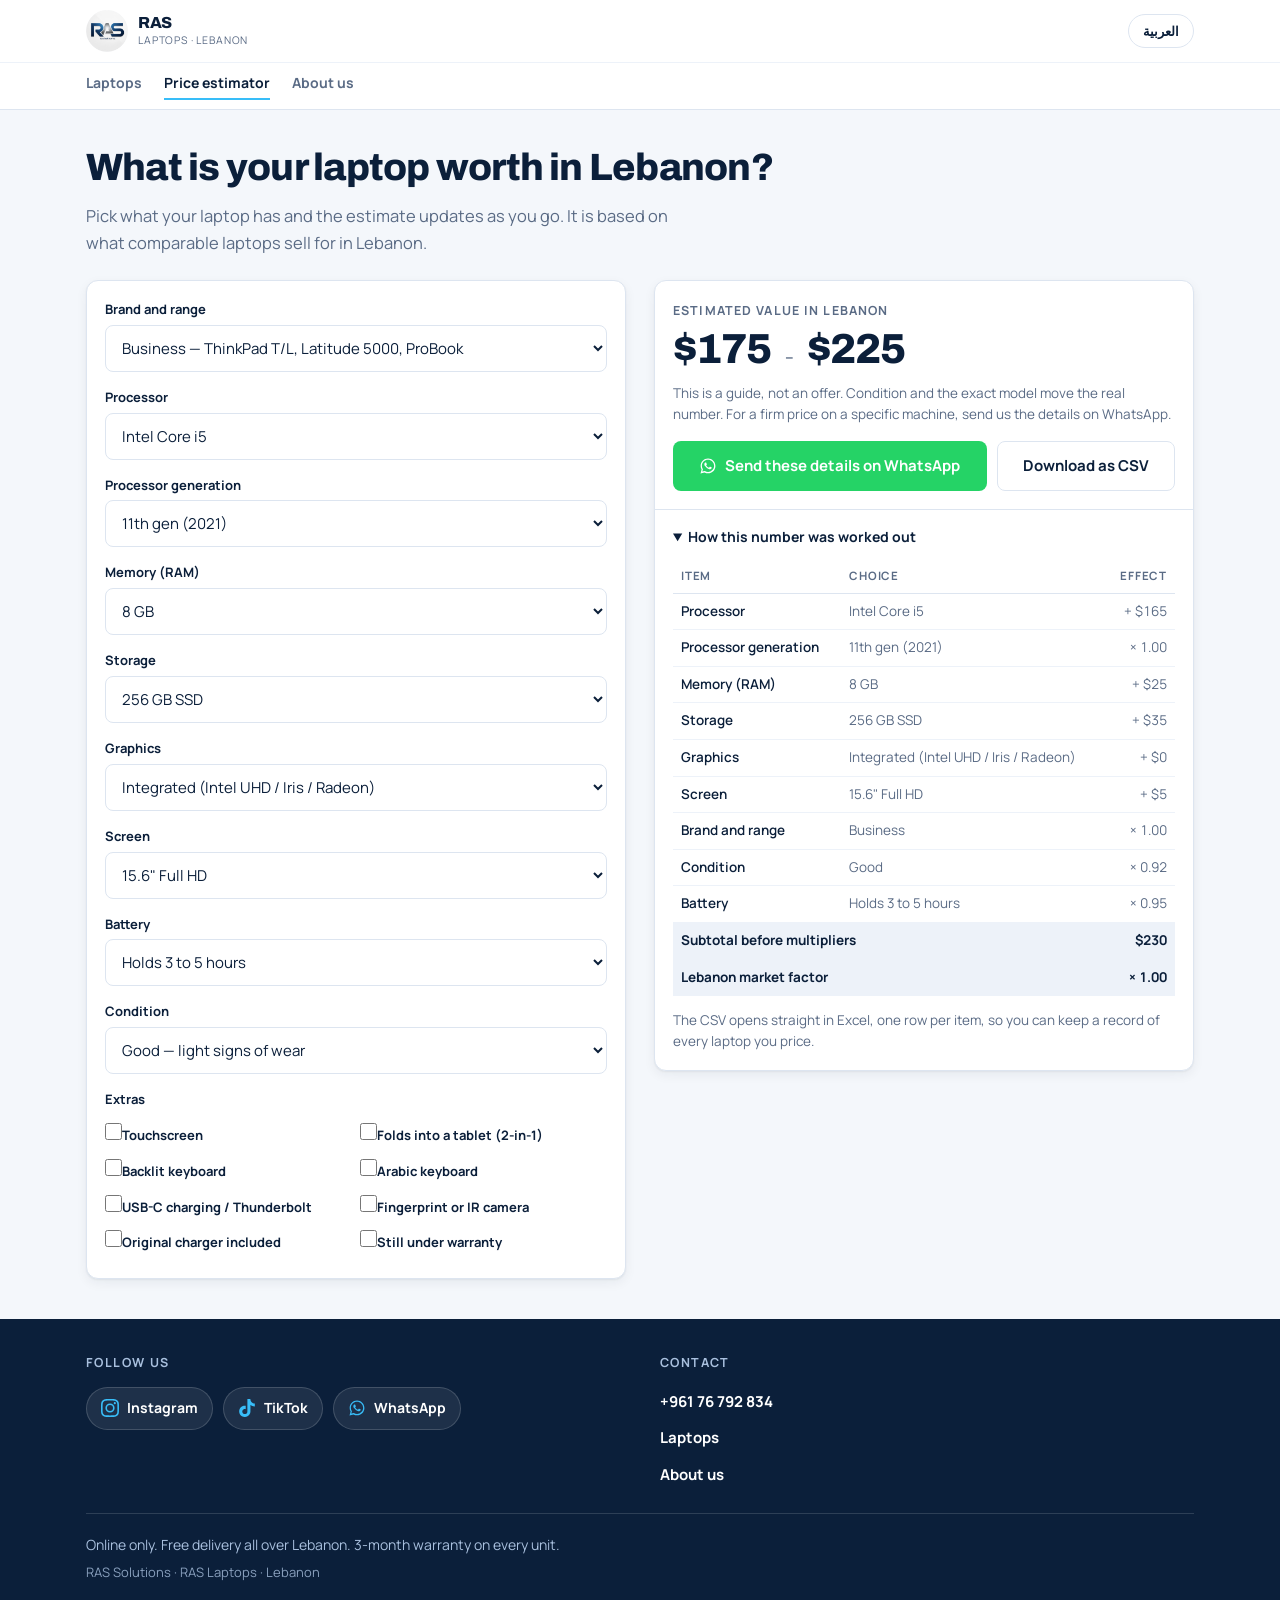
<file: estimate.html>
<!DOCTYPE html>
<html lang="en" dir="ltr">
<head>
<meta charset="utf-8">
<meta name="viewport" content="width=device-width, initial-scale=1">

<title>Laptop price estimator — what is your laptop worth in Lebanon?</title>
<meta name="description" content="Free laptop price estimator for Lebanon. Pick your processor, RAM, storage, graphics, battery and condition and get an estimated value in USD, based on what comparable laptops sell for in Lebanon.">

<link rel="canonical" href="https://raslaptops.com/estimate">
<meta name="theme-color" content="#0B1F3A">
<link rel="icon" href="images/favicon.png" type="image/png">
<link rel="apple-touch-icon" href="images/logo.png">

<meta property="og:type" content="website">
<meta property="og:site_name" content="RAS Solutions">
<meta property="og:locale" content="en_US">
<meta property="og:locale:alternate" content="ar_LB">
<meta property="og:url" content="https://raslaptops.com/estimate">
<meta property="og:title" content="What is your laptop worth in Lebanon?">
<meta property="og:description" content="Pick your specs and get an estimated value in USD, based on what comparable laptops sell for in Lebanon.">
<meta property="og:image" content="https://raslaptops.com/images/og-cover.png">
<meta property="og:image:width" content="1200">
<meta property="og:image:height" content="630">
<meta name="twitter:card" content="summary_large_image">
<meta name="twitter:title" content="What is your laptop worth in Lebanon?">
<meta name="twitter:description" content="Pick your specs and get an estimated value in USD, based on what comparable laptops sell for in Lebanon.">
<meta name="twitter:image" content="https://raslaptops.com/images/og-cover.png">

<link rel="preconnect" href="https://fonts.googleapis.com">
<link rel="preconnect" href="https://fonts.gstatic.com" crossorigin>
<link rel="stylesheet" href="https://fonts.googleapis.com/css2?family=Archivo:wght@700;800&family=Manrope:wght@400;500;600;700;800&family=Noto+Sans+Arabic:wght@400;500;700;800&display=swap">

<link rel="stylesheet" href="style.css">
</head>
<body>

<a class="skip" href="#estimator-form">Skip to the estimator</a>

<header class="site-header">
  <div class="wrap header-row">

    <a class="brand" href="index.html" data-brand>
      <span class="brand-mark" aria-hidden="true">RAS</span>
      <span class="brand-text">
        <strong>RAS Solutions</strong>
        <small>Laptops · Lebanon</small>
      </span>
    </a>

    <div class="header-actions">
      <button type="button" class="lang-btn" data-lang-toggle
              data-i18n="toggleLabel" data-i18n-aria="toggleAria"
              aria-label="Switch the site to Arabic">العربية</button>
    </div>
  </div>

  <nav class="site-nav" aria-label="Main">
    <div class="wrap nav-row">
      <a href="index.html" data-i18n="navProducts">Laptops</a>
      <a href="estimate.html" class="is-current" data-i18n="navEstimate">Price estimator</a>
      <a href="about.html" data-i18n="navAbout">About us</a>
    </div>
  </nav>
</header>

<main>
  <div class="wrap">

    <h1 class="page-title" data-i18n="estTitle">What is your laptop worth in Lebanon?</h1>
    <p class="page-intro" data-i18n="estIntro">Pick what your laptop has and the estimate updates as you go. It is based on what comparable laptops sell for in Lebanon.</p>

    <div class="est-layout">

      <!-- the dropdowns are written from pricing-model.js -->
      <form class="est-form" id="estimator-form" autocomplete="off"
            onsubmit="return false;"></form>

      <!-- the figure, the breakdown and the CSV download -->
      <aside class="est-result" id="estimator-result" aria-live="polite"></aside>

    </div>

    <noscript>
      <section class="notice">
        <h2>The estimator needs JavaScript</h2>
        <p>Send us the model, the processor, the RAM and the storage on WhatsApp and we will price it for you.</p>
        <p class="notice-actions">
          <a class="btn btn-wa" href="https://wa.me/96176792834" target="_blank" rel="noopener">WhatsApp +961 76 792 834</a>
        </p>
      </section>
    </noscript>

  </div>
</main>

<footer class="site-footer">
  <div class="wrap">
    <div class="footer-cols">

      <div>
        <h2 data-i18n="followHeading">Follow us</h2>
        <div class="social-row" data-social></div>
      </div>

      <div>
        <h2 data-i18n="contactHeading">Contact</h2>
        <ul class="footer-links">
          <li><a data-wa-general target="_blank" rel="noopener"
                 href="https://wa.me/96176792834?text=Hi%2C%20I%27d%20like%20to%20see%20the%20laptops%20you%20have%20available"><span data-phone>+961 76 792 834</span></a></li>
          <li><a href="index.html" data-i18n="navProducts">Laptops</a></li>
          <li><a href="about.html" data-i18n="navAbout">About us</a></li>
        </ul>
      </div>

    </div>

    <p class="footer-note" data-i18n="footerNote">Online only. Free delivery all over Lebanon. 3-month warranty on every unit.</p>
    <p class="footer-legal">RAS Solutions · RAS Laptops · Lebanon</p>
  </div>
</footer>

<div class="sticky-cta">
  <a class="btn btn-wa" data-wa-general target="_blank" rel="noopener"
     href="https://wa.me/96176792834?text=Hi%2C%20I%27d%20like%20to%20see%20the%20laptops%20you%20have%20available">
    <svg class="icon" viewBox="0 0 24 24" aria-hidden="true" focusable="false"><path fill="currentColor" d="M12.04 2C6.6 2 2.2 6.4 2.2 11.84c0 1.74.46 3.44 1.32 4.94L2 22l5.34-1.4a9.8 9.8 0 0 0 4.7 1.2h.01c5.43 0 9.84-4.4 9.84-9.84S17.47 2 12.04 2Zm0 17.96h-.01a8.2 8.2 0 0 1-4.16-1.14l-.3-.18-3.17.83.85-3.09-.2-.32a8.13 8.13 0 0 1-1.25-4.34c0-4.5 3.67-8.16 8.18-8.16 2.18 0 4.23.85 5.78 2.4a8.1 8.1 0 0 1 2.39 5.77c0 4.5-3.67 8.23-8.11 8.23Zm4.49-6.16c-.25-.13-1.45-.72-1.68-.8-.22-.08-.39-.12-.55.13-.16.24-.63.79-.77.95-.14.16-.28.19-.53.06-.24-.12-1.03-.38-1.97-1.21-.73-.65-1.22-1.45-1.36-1.7-.14-.24-.02-.37.11-.5.11-.11.25-.28.37-.43.12-.14.16-.24.25-.4.08-.17.04-.31-.02-.44-.06-.12-.55-1.33-.76-1.81-.2-.48-.4-.42-.55-.42l-.47-.01c-.16 0-.43.06-.65.31-.22.24-.85.83-.85 2.03s.87 2.35.99 2.51c.12.16 1.71 2.6 4.14 3.65.58.25 1.03.4 1.38.51.58.19 1.11.16 1.53.1.47-.07 1.45-.59 1.65-1.17.2-.57.2-1.06.14-1.16-.06-.1-.22-.16-.47-.29Z"/></svg>
    <span data-i18n="askOnWhatsapp">Ask on WhatsApp</span>
  </a>
</div>

<script src="pricing-model.js" defer></script>
<script src="app.js" defer></script>
</body>
</html>
</file>
<file: style.css>
/* =============================================================================
   RAS Solutions - style.css
   Mobile first. Navy / royal blue with cyan accents.

   Colour rules baked into this file:
     - cyan is for accents, icons, underlines and focus rings only. Cyan is
       never used for body text. Where a blue text link is needed, the darker
       --link (#0284C7) is used instead, which passes contrast on white.
     - red is only ever used for a low stock count. Nothing else is red.
     - the hero gradient is the only gradient on the site.
   ============================================================================= */

:root {
  --navy:#0B1F3A;  --royal:#1B4F9C;  --cyan:#38BDF8;  --alert:#E23B2E;
  --bg:#F4F7FB;  --surface:#FFFFFF;  --surface-2:#EDF2F9;  --border:#DDE5F0;
  --text:#0B1F3A;  --text-muted:#5A6B85;
  --on-dark:#FFFFFF;  --on-dark-muted:#A9C0DE;
  --primary:#1B4F9C;  --primary-hover:#153E7C;  --focus:#38BDF8;
  --whatsapp:#25D366;  --in-stock:#15803D;  --low-stock:#E23B2E;
  --hero:linear-gradient(135deg,#0B1F3A 0%,#1B4F9C 100%);

  /* the one accessible blue for text-sized links, since cyan fails on white */
  --link:#0284C7;

  --radius:12px;
  --radius-btn:8px;
  --shadow:0 1px 2px rgba(11,31,58,.06), 0 4px 12px rgba(11,31,58,.06);
  --shadow-lift:0 2px 4px rgba(11,31,58,.08), 0 12px 28px rgba(11,31,58,.10);

  --wrap:1140px;

  --font-head:'Archivo', 'Segoe UI', -apple-system, BlinkMacSystemFont, Arial, sans-serif;
  --font-body:'Manrope', 'Segoe UI', -apple-system, BlinkMacSystemFont, Arial, sans-serif;
  --font-ar:'Noto Sans Arabic', 'Segoe UI', Tahoma, 'Geeza Pro', sans-serif;
}

*, *::before, *::after { box-sizing: border-box; }

html { -webkit-text-size-adjust: 100%; }

body {
  margin: 0;
  background: var(--bg);
  color: var(--text);
  font-family: var(--font-body);
  font-size: 16px;
  line-height: 1.6;
  -webkit-font-smoothing: antialiased;
}

@media (min-width: 700px) { body { font-size: 17px; } }

/* Arabic: matched weights, and a face that renders Arabic properly. */
html[lang="ar"] body,
html[lang="ar"] .card-model,
html[lang="ar"] h1, html[lang="ar"] h2, html[lang="ar"] h3 {
  font-family: var(--font-ar);
}
html[lang="ar"] body { line-height: 1.75; }

h1, h2, h3, .card-model, .price, .brand-text strong {
  font-family: var(--font-head);
  font-weight: 800;
  letter-spacing: -0.02em;
}
html[lang="ar"] h1, html[lang="ar"] h2, html[lang="ar"] h3,
html[lang="ar"] .card-model { letter-spacing: 0; font-weight: 700; }

img { display: block; max-width: 100%; }

a { color: var(--link); }

/* the one focus ring, on everything interactive */
:focus-visible {
  outline: 2px solid var(--focus);
  outline-offset: 2px;
  border-radius: 4px;
}

.icon { width: 18px; height: 18px; flex: none; }

.wrap { width: 100%; max-width: var(--wrap); margin-inline: auto; padding-inline: 16px; }

.skip {
  position: absolute; inset-inline-start: -9999px; top: 0; z-index: 60;
  background: var(--navy); color: var(--on-dark); padding: 10px 14px;
  text-decoration: none; border-radius: 0 0 8px 8px;
}
.skip:focus { inset-inline-start: 0; }

/* ---------- header ---------------------------------------------------- */

.site-header {
  position: sticky; top: 0; z-index: 30;
  background: rgba(255, 255, 255, 0.96);
  backdrop-filter: saturate(180%) blur(10px);
  border-bottom: 1px solid var(--border);
}

.header-row { display: flex; align-items: center; gap: 10px; padding-block: 10px; }

.brand {
  display: flex; align-items: center; gap: 10px;
  text-decoration: none; color: var(--text); margin-inline-end: auto;
}
.brand-mark {
  display: grid; place-items: center;
  width: 38px; height: 38px; border-radius: 9px;
  background: var(--navy); color: var(--on-dark);
  font-family: var(--font-head); font-size: 12.5px; font-weight: 800; letter-spacing: 0.04em;
}
/* a logo picture set through CONFIG.logo.image; height comes from the config */
.brand-logo { width: auto; max-height: 44px; object-fit: contain; flex: none; }

.brand-text strong { display: block; font-size: 16px; line-height: 1.2; }
.brand-text small {
  display: block; font-size: 10.5px; color: var(--text-muted);
  letter-spacing: 0.08em; text-transform: uppercase; font-family: var(--font-body);
}

.header-actions { display: flex; align-items: center; gap: 8px; }

.lang-btn {
  background: var(--surface); border: 1px solid var(--border); color: var(--text);
  border-radius: 999px; padding: 7px 14px;
  font-family: var(--font-body); font-size: 13px; font-weight: 700; cursor: pointer;
  white-space: nowrap;
}
.lang-btn:hover { border-color: var(--royal); color: var(--royal); }

.site-nav { background: var(--surface); border-top: 1px solid var(--surface-2); }
.nav-row { display: flex; gap: 22px; padding-block: 9px; }
.site-nav a {
  color: var(--text-muted); text-decoration: none;
  font-size: 14px; font-weight: 700; padding-bottom: 4px;
  border-bottom: 2px solid transparent;
}
.site-nav a:hover { color: var(--royal); }
.site-nav a.is-current { color: var(--navy); border-bottom-color: var(--cyan); }

/* ---------- buttons --------------------------------------------------- */

.btn {
  display: inline-flex; align-items: center; justify-content: center; gap: 8px;
  padding: 12px 18px; border: 1px solid transparent; border-radius: var(--radius-btn);
  font-family: var(--font-body); font-size: 15px; font-weight: 700;
  text-decoration: none; cursor: pointer; white-space: nowrap;
  transition: background-color .15s ease, border-color .15s ease, color .15s ease;
}

.btn-primary { background: var(--primary); color: var(--on-dark); }
.btn-primary:hover { background: var(--primary-hover); }

.btn-wa { background: var(--whatsapp); color: #FFFFFF; }
.btn-wa:hover { background: #1EBE5B; }

.btn-ghost { background: var(--surface); border-color: var(--border); color: var(--text); }
.btn-ghost:hover { border-color: var(--royal); color: var(--royal); }

.btn-sm { padding: 8px 13px; font-size: 13.5px; border-radius: 999px; }

/* on the dark hero */
.btn-onhero { background: var(--surface); color: var(--navy); }
.btn-onhero:hover { background: var(--surface-2); }

/* ---------- hero ------------------------------------------------------ */

.hero {
  background: var(--hero);
  color: var(--on-dark);
  padding-block: 34px 38px;
}
.hero-inner { max-width: 62ch; }

.hero-eyebrow {
  margin: 0 0 10px;
  font-family: var(--font-body);
  font-size: 12px; font-weight: 700; letter-spacing: 0.12em; text-transform: uppercase;
  color: var(--cyan);
}
html[lang="ar"] .hero-eyebrow { text-transform: none; letter-spacing: 0.04em; font-size: 13px; }

.hero h1 {
  margin: 0 0 12px;
  font-size: clamp(28px, 7vw, 44px); line-height: 1.14;
  color: var(--on-dark);
}
.hero-text { margin: 0 0 20px; color: var(--on-dark-muted); font-size: 16.5px; }

.hero-actions { display: flex; flex-wrap: wrap; gap: 10px; margin-bottom: 22px; }

.trust { list-style: none; margin: 0; padding: 0; display: flex; flex-wrap: wrap; gap: 8px; }
.trust li {
  display: inline-flex; align-items: center;
  font-size: 13px; font-weight: 600; color: var(--on-dark);
  background: rgba(255, 255, 255, 0.10);
  border: 1px solid rgba(255, 255, 255, 0.18);
  border-radius: 999px; padding: 6px 13px;
}
.trust li::before {
  content: ""; width: 5px; height: 5px; border-radius: 50%;
  background: var(--cyan); margin-inline-end: 8px;
}

/* ---------- category chips -------------------------------------------- */

.filters {
  display: flex; gap: 8px; overflow-x: auto; padding-block: 18px 4px;
  scrollbar-width: none; -webkit-overflow-scrolling: touch;
}
.filters::-webkit-scrollbar { display: none; }

.chip {
  flex: none;
  background: var(--surface); border: 1px solid var(--border); color: var(--text-muted);
  border-radius: 999px; padding: 8px 15px;
  font-family: var(--font-body); font-size: 13.5px; font-weight: 700;
  cursor: pointer; white-space: nowrap;
  transition: background-color .15s ease, border-color .15s ease, color .15s ease;
}
.chip:hover { border-color: var(--royal); color: var(--royal); }
.chip.is-on { background: var(--navy); border-color: var(--navy); color: var(--on-dark); }

/* ---------- sections and grid ----------------------------------------- */

main { padding-bottom: 40px; }

.group { margin-block: 22px 34px; }
.group-title {
  margin: 0 0 16px; padding-bottom: 10px;
  border-bottom: 1px solid var(--border);
  font-size: 20px; color: var(--navy);
}

.grid { display: grid; gap: 14px; grid-template-columns: 1fr; }
@media (min-width: 600px) { .grid { grid-template-columns: repeat(2, 1fr); gap: 18px; } }
@media (min-width: 980px) { .grid { grid-template-columns: repeat(3, 1fr); gap: 20px; } }

/* ---------- product card ---------------------------------------------- */

.card {
  display: flex; flex-direction: column;
  background: var(--surface);
  border: 1px solid var(--border);
  border-radius: var(--radius);
  box-shadow: var(--shadow);
  overflow: hidden;
  transition: box-shadow .18s ease, transform .18s ease;
}
@media (hover: hover) {
  .card:hover { transform: translateY(-2px); box-shadow: var(--shadow-lift); }
}

.card-photo { position: relative; aspect-ratio: 4 / 3; background: var(--surface-2); }
.card-photo img { width: 100%; height: 100%; object-fit: contain; padding: 12px; }

/* stock badge, top-right of the card */
.stock {
  position: absolute; inset-block-start: 10px; inset-inline-end: 10px;
  font-family: var(--font-body); font-size: 12px; font-weight: 700; line-height: 1.3;
  padding: 5px 10px; border-radius: 999px;
}
.stock-low { background: var(--low-stock); color: #FFFFFF; }
.stock-in  { background: rgba(255, 255, 255, 0.92); color: var(--in-stock); }

.card-body { display: flex; flex-direction: column; flex: 1; padding: 15px 16px 16px; }

.card-model { margin: 0 0 4px; font-size: 17px; color: var(--navy); }
.card-spec {
  margin: 0; font-size: 14px; color: var(--text-muted);
  font-variant-numeric: tabular-nums;
}

.card-tags { display: flex; flex-wrap: wrap; gap: 6px; margin: 10px 0 0; }
.tag {
  font-size: 12px; font-weight: 600; color: var(--text-muted);
  background: var(--surface-2); border-radius: 6px; padding: 4px 9px;
}
.tag-touch { color: var(--royal); }

/* price: the loudest thing on the card after the photo */
.price {
  margin: 14px 0 14px; line-height: 1;
  font-size: 28px; color: var(--navy);
  font-variant-numeric: tabular-nums;
}

.card .btn-wa { margin-top: auto; width: 100%; }

/* Latin model names, Latin specs and prices are marked dir="ltr" in the markup
   so the slashes and the numbers do not get shuffled on the Arabic page, while
   an Arabic spec from the sheet is marked dir="rtl". Either way the text lines
   up with the side the page reads from, so the card never looks broken. */
html[dir="rtl"] .card-model,
html[dir="rtl"] .card-spec,
html[dir="rtl"] .price { text-align: right; }

/* ---------- states ---------------------------------------------------- */

.state { padding-block: 30px; color: var(--text-muted); font-size: 15px; }

.notice {
  max-width: 640px; margin-block: 24px 40px; padding: 24px 20px;
  background: var(--surface); border: 1px solid var(--border);
  border-radius: var(--radius); box-shadow: var(--shadow);
}
.notice h2 { margin: 0 0 8px; font-size: 20px; color: var(--navy); }
.notice p { margin: 0 0 16px; color: var(--text-muted); }
.notice-actions { display: flex; flex-wrap: wrap; gap: 10px; margin: 0; }

/* ---------- about page prose ------------------------------------------ */

.page-title { margin-block: 28px 4px; font-size: clamp(27px, 6.4vw, 38px); color: var(--navy); }

.prose { max-width: 68ch; padding-bottom: 28px; }
.prose h2 { margin: 30px 0 8px; font-size: 20px; color: var(--navy); }
.prose h3 { margin: 0 0 6px; font-size: 17px; font-weight: 700; color: var(--navy); }
.prose p  { margin: 0 0 13px; color: var(--text-muted); }
.prose a  { color: var(--link); }

.faq-item { margin-top: 18px; padding-top: 16px; border-top: 1px solid var(--border); }

/* ---------- footer ---------------------------------------------------- */

.site-footer {
  background: var(--navy); color: var(--on-dark);
  padding-block: 34px 40px;
}
.site-footer h2 {
  margin: 0 0 14px; font-size: 12.5px; font-weight: 700; color: var(--on-dark-muted);
  text-transform: uppercase; letter-spacing: 0.11em; font-family: var(--font-body);
}
html[lang="ar"] .site-footer h2 { text-transform: none; letter-spacing: 0; font-size: 14px; }

.footer-cols { display: grid; gap: 26px; grid-template-columns: 1fr; }
@media (min-width: 700px) { .footer-cols { grid-template-columns: 1fr 1fr; gap: 40px; } }

.social-row { display: flex; flex-wrap: wrap; gap: 10px; }
.social-link {
  display: inline-flex; align-items: center; gap: 8px;
  padding: 9px 14px; border-radius: 999px;
  background: rgba(255, 255, 255, 0.08);
  border: 1px solid rgba(255, 255, 255, 0.16);
  color: var(--on-dark); text-decoration: none;
  font-size: 14px; font-weight: 700;
}
.social-link:hover { background: rgba(255, 255, 255, 0.16); border-color: var(--cyan); }
.social-link .icon { color: var(--cyan); }

.footer-links { list-style: none; margin: 0; padding: 0; display: flex; flex-direction: column; gap: 9px; }
.footer-links a { color: var(--on-dark); text-decoration: none; font-weight: 700; font-size: 15px; }
.footer-links a:hover { color: var(--cyan); }

.footer-note {
  margin: 26px 0 6px; color: var(--on-dark-muted); font-size: 14px;
  border-top: 1px solid rgba(255, 255, 255, 0.14); padding-top: 20px;
}
.footer-legal { margin: 0; color: var(--on-dark-muted); font-size: 13px; opacity: .8; }

/* ---------- sticky WhatsApp bar, phones only -------------------------- */

.sticky-cta {
  position: fixed; inset-inline: 0; bottom: 0; z-index: 40;
  padding: 10px 16px calc(10px + env(safe-area-inset-bottom));
  background: rgba(255, 255, 255, 0.97);
  border-top: 1px solid var(--border);
  backdrop-filter: blur(10px);
}
.sticky-cta .btn { width: 100%; }

@media (min-width: 768px) { .sticky-cta { display: none; } }
@media (max-width: 767px) { body { padding-bottom: 78px; } }

@media (prefers-reduced-motion: reduce) {
  * { transition: none !important; animation: none !important; }
}

/* ---------- price estimator ------------------------------------------- */

.page-intro {
  max-width: 62ch; margin: 0 0 24px; color: var(--text-muted); font-size: 16.5px;
}

.est-layout { display: grid; gap: 20px; grid-template-columns: 1fr; align-items: start; }
@media (min-width: 900px) {
  .est-layout { grid-template-columns: 1fr 1fr; gap: 28px; }
  .est-result { position: sticky; top: 118px; }
}

.est-form {
  background: var(--surface); border: 1px solid var(--border);
  border-radius: var(--radius); box-shadow: var(--shadow);
  padding: 18px 18px 20px;
}

.field { margin: 0 0 15px; }
.field label {
  display: block; margin-bottom: 5px;
  font-size: 13px; font-weight: 700; color: var(--text);
}
.field select {
  width: 100%; padding: 11px 12px;
  font-family: var(--font-body); font-size: 15px; color: var(--text);
  background: var(--surface); border: 1px solid var(--border);
  border-radius: var(--radius-btn);
}
.field select:hover { border-color: var(--royal); }

.field-extras { border: 0; padding: 4px 0 0; margin: 4px 0 0; }
.field-extras legend {
  padding: 0; margin-bottom: 9px;
  font-size: 13px; font-weight: 700; color: var(--text);
}
.checks { display: grid; gap: 8px; grid-template-columns: 1fr; }
@media (min-width: 520px) { .checks { grid-template-columns: 1fr 1fr; } }

.check {
  display: flex; align-items: center; gap: 9px;
  font-size: 14px; color: var(--text-muted); cursor: pointer;
}
.check input {
  width: 17px; height: 17px; margin: 0; flex: none;
  accent-color: var(--royal);
}
.check:hover { color: var(--text); }

.est-result {
  background: var(--surface); border: 1px solid var(--border);
  border-radius: var(--radius); box-shadow: var(--shadow);
  overflow: hidden;
}

.est-figure { padding: 20px 18px 18px; border-bottom: 1px solid var(--border); }
.est-label {
  margin: 0 0 6px; font-size: 12.5px; font-weight: 700; color: var(--text-muted);
  text-transform: uppercase; letter-spacing: 0.09em;
}
html[lang="ar"] .est-label { text-transform: none; letter-spacing: 0; font-size: 14px; }

.est-range {
  margin: 0 0 12px; line-height: 1.05;
  font-family: var(--font-head); font-weight: 800; letter-spacing: -0.02em;
  font-size: clamp(30px, 8vw, 42px); color: var(--navy);
  font-variant-numeric: tabular-nums;
}
.est-range span {
  font-family: var(--font-body); font-size: 16px; font-weight: 600;
  color: var(--text-muted); letter-spacing: 0; padding: 0 6px;
}
html[dir="rtl"] .est-range { text-align: right; }

.est-note { margin: 0; font-size: 13.5px; line-height: 1.55; color: var(--text-muted); }

.est-actions { display: flex; flex-wrap: wrap; gap: 10px; margin: 16px 0 0; }
.est-actions .btn { flex: 1 1 auto; }

.est-breakdown { padding: 16px 18px 18px; }
.est-breakdown summary {
  cursor: pointer; font-weight: 700; font-size: 14px; color: var(--navy);
  margin-bottom: 12px;
}

.table-scroll { overflow-x: auto; margin-bottom: 14px; }
.est-breakdown table { width: 100%; border-collapse: collapse; font-size: 13.5px; }
.est-breakdown th {
  text-align: start; padding: 7px 8px; border-bottom: 1px solid var(--border);
  font-size: 11.5px; font-weight: 700; color: var(--text-muted);
  text-transform: uppercase; letter-spacing: 0.07em; white-space: nowrap;
}
html[lang="ar"] .est-breakdown th { text-transform: none; letter-spacing: 0; font-size: 13px; }
.est-breakdown td {
  padding: 7px 8px; border-bottom: 1px solid var(--surface-2); color: var(--text-muted);
}
.est-breakdown td:first-child { color: var(--text); font-weight: 600; white-space: nowrap; }
.est-breakdown .num { text-align: end; font-variant-numeric: tabular-nums; white-space: nowrap; }
.est-breakdown .row-sum td { font-weight: 700; color: var(--navy); background: var(--surface-2); }

/* ---------- variant buttons ------------------------------------------- */

.variants { display: flex; flex-wrap: wrap; gap: 6px; margin-top: 10px; }

.vpill {
  background: var(--surface); border: 1px solid var(--border); color: var(--text-muted);
  border-radius: 999px; padding: 5px 11px;
  font-family: var(--font-body); font-size: 12.5px; font-weight: 700;
  cursor: pointer; white-space: nowrap;
  transition: background-color .15s ease, border-color .15s ease, color .15s ease;
}
.vpill:hover { border-color: var(--royal); color: var(--royal); }
.vpill.is-on { background: var(--navy); border-color: var(--navy); color: var(--on-dark); }

/* ---------- deals carousel ------------------------------------------- */

.deals-section { padding-top: 22px; }

.deals-heading {
  margin: 0 0 14px; font-size: 20px; color: var(--navy);
}

.deals { display: grid; gap: 18px; grid-template-columns: 1fr; }
@media (min-width: 900px) { .deals { grid-template-columns: repeat(2, 1fr); } }

.deal {
  background: var(--surface); border: 1px solid var(--border);
  border-radius: var(--radius); box-shadow: var(--shadow); overflow: hidden;
}

.deal-frame { position: relative; background: var(--surface-2); }

/* the browser does the swiping; the script only keeps the dots in step */
.deal-slides {
  display: flex;
  overflow-x: auto;
  scroll-snap-type: x mandatory;
  scrollbar-width: none;
  -webkit-overflow-scrolling: touch;
}
.deal-slides::-webkit-scrollbar { display: none; }

.deal-slide { flex: 0 0 100%; scroll-snap-align: center; }
.deal-slide img { width: 100%; height: auto; display: block; }

.deal-arrow {
  position: absolute; top: 50%; transform: translateY(-50%);
  display: grid; place-items: center;
  width: 36px; height: 36px; padding: 0;
  background: rgba(255, 255, 255, 0.92); color: var(--navy);
  border: 1px solid var(--border); border-radius: 50%;
  cursor: pointer; opacity: 0; transition: opacity .15s ease, background-color .15s ease;
}
.deal-arrow.prev { inset-inline-start: 10px; }
.deal-arrow.next { inset-inline-end: 10px; }
.deal-arrow:hover { background: #fff; }
.deal-frame:hover .deal-arrow, .deal-arrow:focus-visible { opacity: 1; }
/* on a touch screen there is no hover, and swiping is the point */
@media (hover: none) { .deal-arrow { display: none; } }

/* the arrows point the way the page reads */
html[dir="rtl"] .deal-arrow svg { transform: scaleX(-1); }

.deal-dots {
  position: absolute; inset-inline: 0; bottom: 10px;
  display: flex; justify-content: center; gap: 6px;
}
.deal-dot {
  width: 7px; height: 7px; padding: 0;
  border: 0; border-radius: 50%; cursor: pointer;
  background: rgba(255, 255, 255, 0.55);
  box-shadow: 0 0 0 1px rgba(11, 31, 58, 0.25);
  transition: background-color .15s ease, width .15s ease;
}
.deal-dot.is-on { background: #fff; width: 18px; border-radius: 999px; }

.deal-body { padding: 15px 16px 16px; }
.deal-title { margin: 0 0 5px; font-size: 17px; color: var(--navy); }
.deal-text { margin: 0; font-size: 14px; color: var(--text-muted); }
.deal-actions { display: flex; flex-wrap: wrap; gap: 9px; margin: 14px 0 0; }
.deal-actions .btn { flex: 1 1 auto; }

/* ---------- help me choose -------------------------------------------- */

.chooser {
  max-width: 640px;
  background: var(--surface); border: 1px solid var(--border);
  border-radius: var(--radius); box-shadow: var(--shadow);
  padding: 20px 18px 22px; margin-bottom: 34px;
}

.ch-progress {
  height: 4px; border-radius: 999px; background: var(--surface-2);
  overflow: hidden; margin-bottom: 16px;
}
.ch-progress span {
  display: block; height: 100%; background: var(--cyan);
  transition: width .25s ease;
}
.ch-progress.done span { background: var(--in-stock); }

.ch-step {
  margin: 0 0 6px; font-size: 12.5px; font-weight: 700; color: var(--text-muted);
  text-transform: uppercase; letter-spacing: 0.09em;
}
html[lang="ar"] .ch-step { text-transform: none; letter-spacing: 0; font-size: 14px; }

.ch-question { margin: 0 0 16px; font-size: 21px; color: var(--navy); }

.ch-answers { display: grid; gap: 9px; }
.ch-answer {
  width: 100%; text-align: start;
  background: var(--surface); border: 1px solid var(--border); color: var(--text);
  border-radius: var(--radius-btn); padding: 14px 15px;
  font-family: var(--font-body); font-size: 15.5px; font-weight: 600; line-height: 1.4;
  cursor: pointer;
  transition: background-color .15s ease, border-color .15s ease, color .15s ease;
}
.ch-answer:hover { border-color: var(--royal); background: var(--surface-2); }
.ch-answer.is-on { background: var(--navy); border-color: var(--navy); color: var(--on-dark); }

.ch-nav { margin: 16px 0 0; }

.ch-picks { display: grid; gap: 18px; grid-template-columns: 1fr; }
@media (min-width: 760px) { .chooser { max-width: 900px; } .ch-picks { grid-template-columns: repeat(2, 1fr); } }

.ch-pick { display: flex; flex-direction: column; }

.ch-why {
  list-style: none; margin: 0 0 10px; padding: 0;
  display: flex; flex-direction: column; gap: 5px;
}
.ch-why li {
  position: relative; padding-inline-start: 20px;
  font-size: 13.5px; color: var(--text-muted);
}
.ch-why li::before {
  content: ""; position: absolute; inset-inline-start: 4px; top: 8px;
  width: 6px; height: 6px; border-radius: 50%; background: var(--in-stock);
}
.ch-why li.over { color: var(--text-muted); }
.ch-why li.over::before { background: var(--text-muted); }

.ch-none { margin: 0 0 16px; color: var(--text-muted); }
.ch-actions { display: flex; flex-wrap: wrap; gap: 10px; margin: 20px 0 0; }
.ch-actions .btn { flex: 1 1 auto; }
</file>
